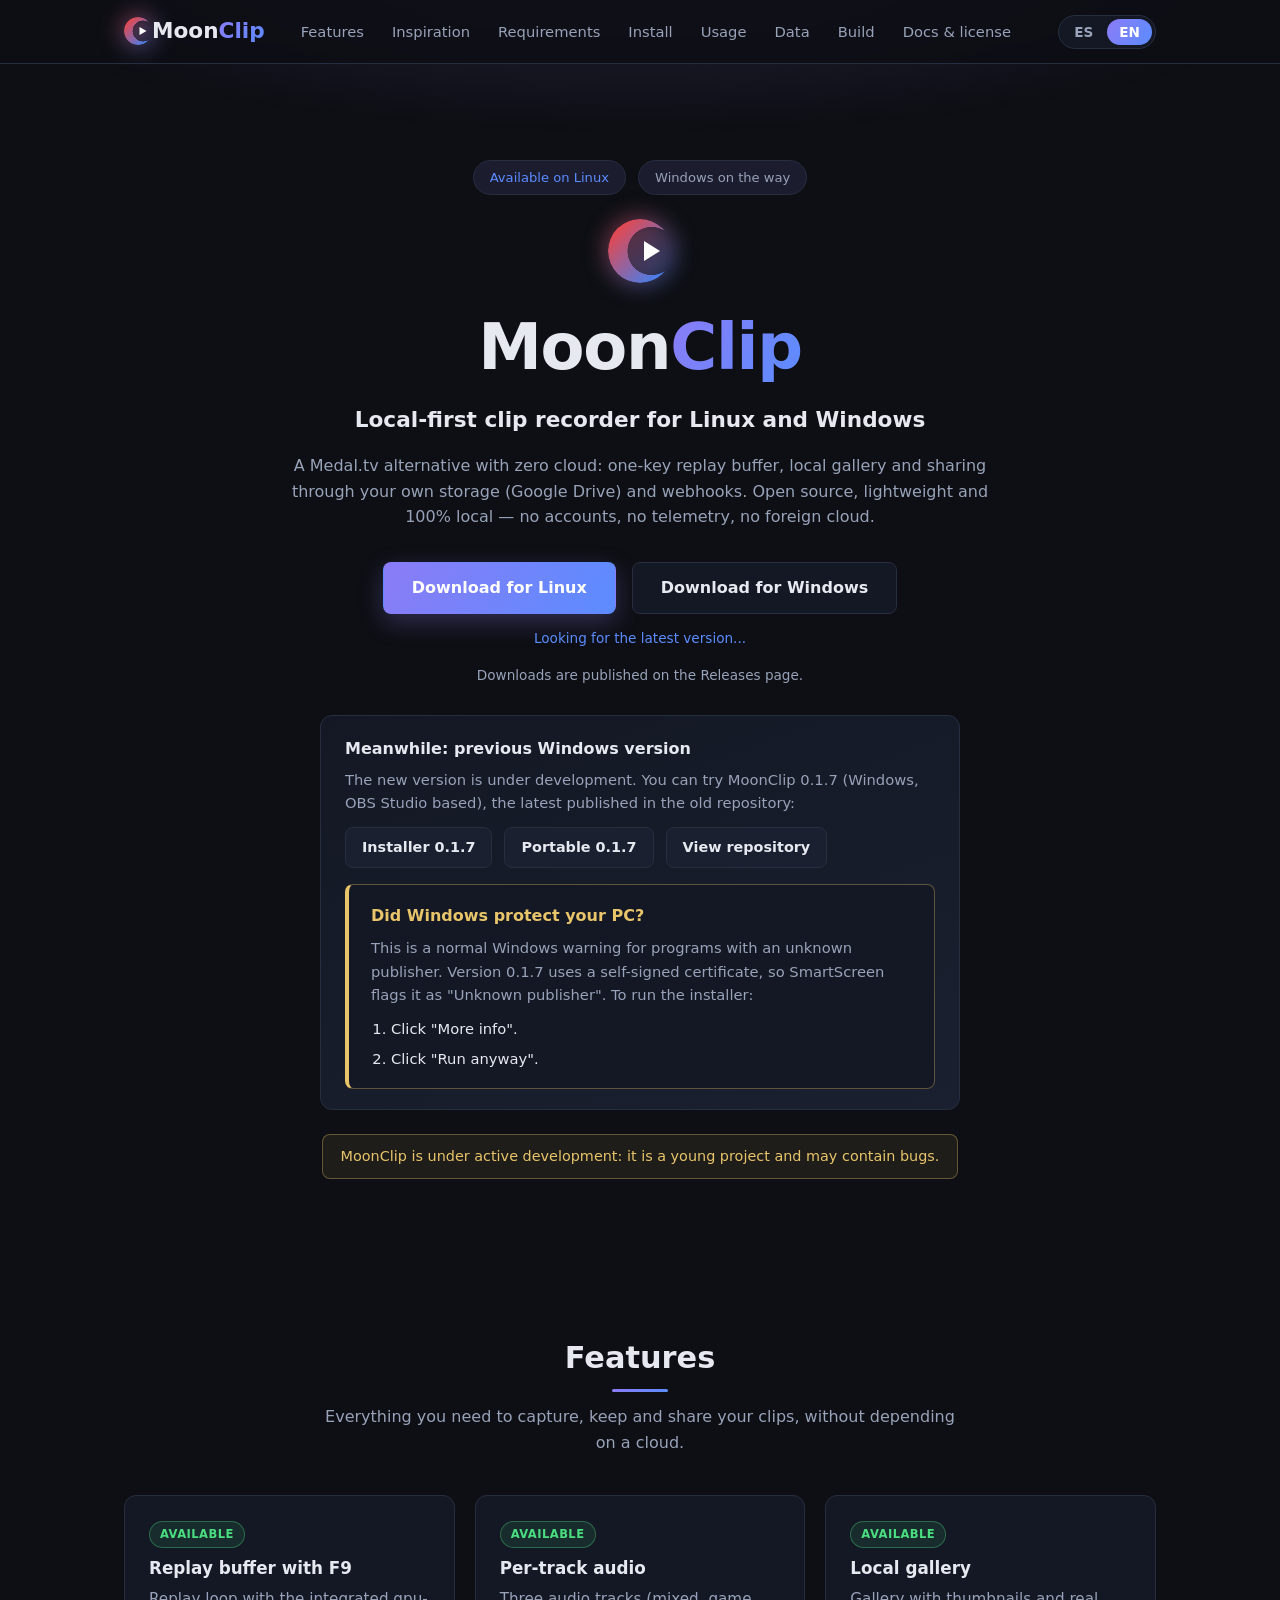
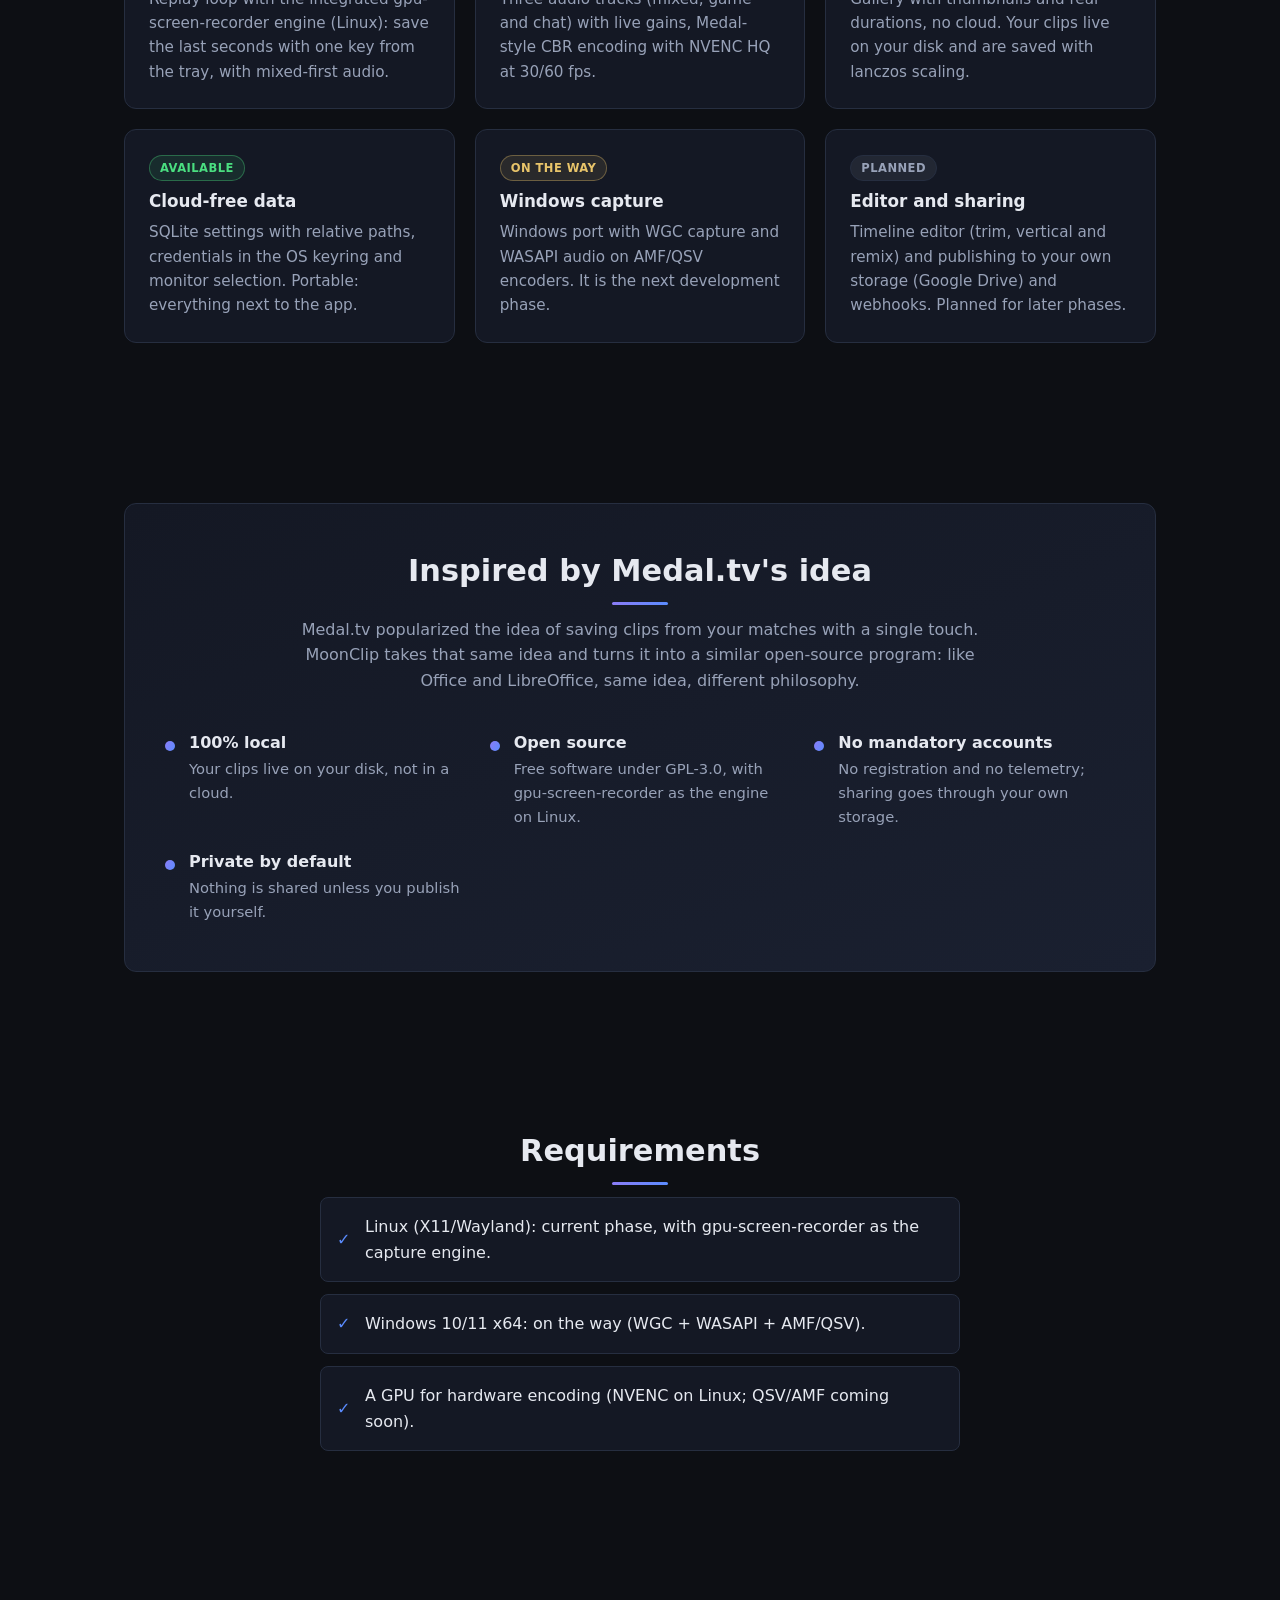
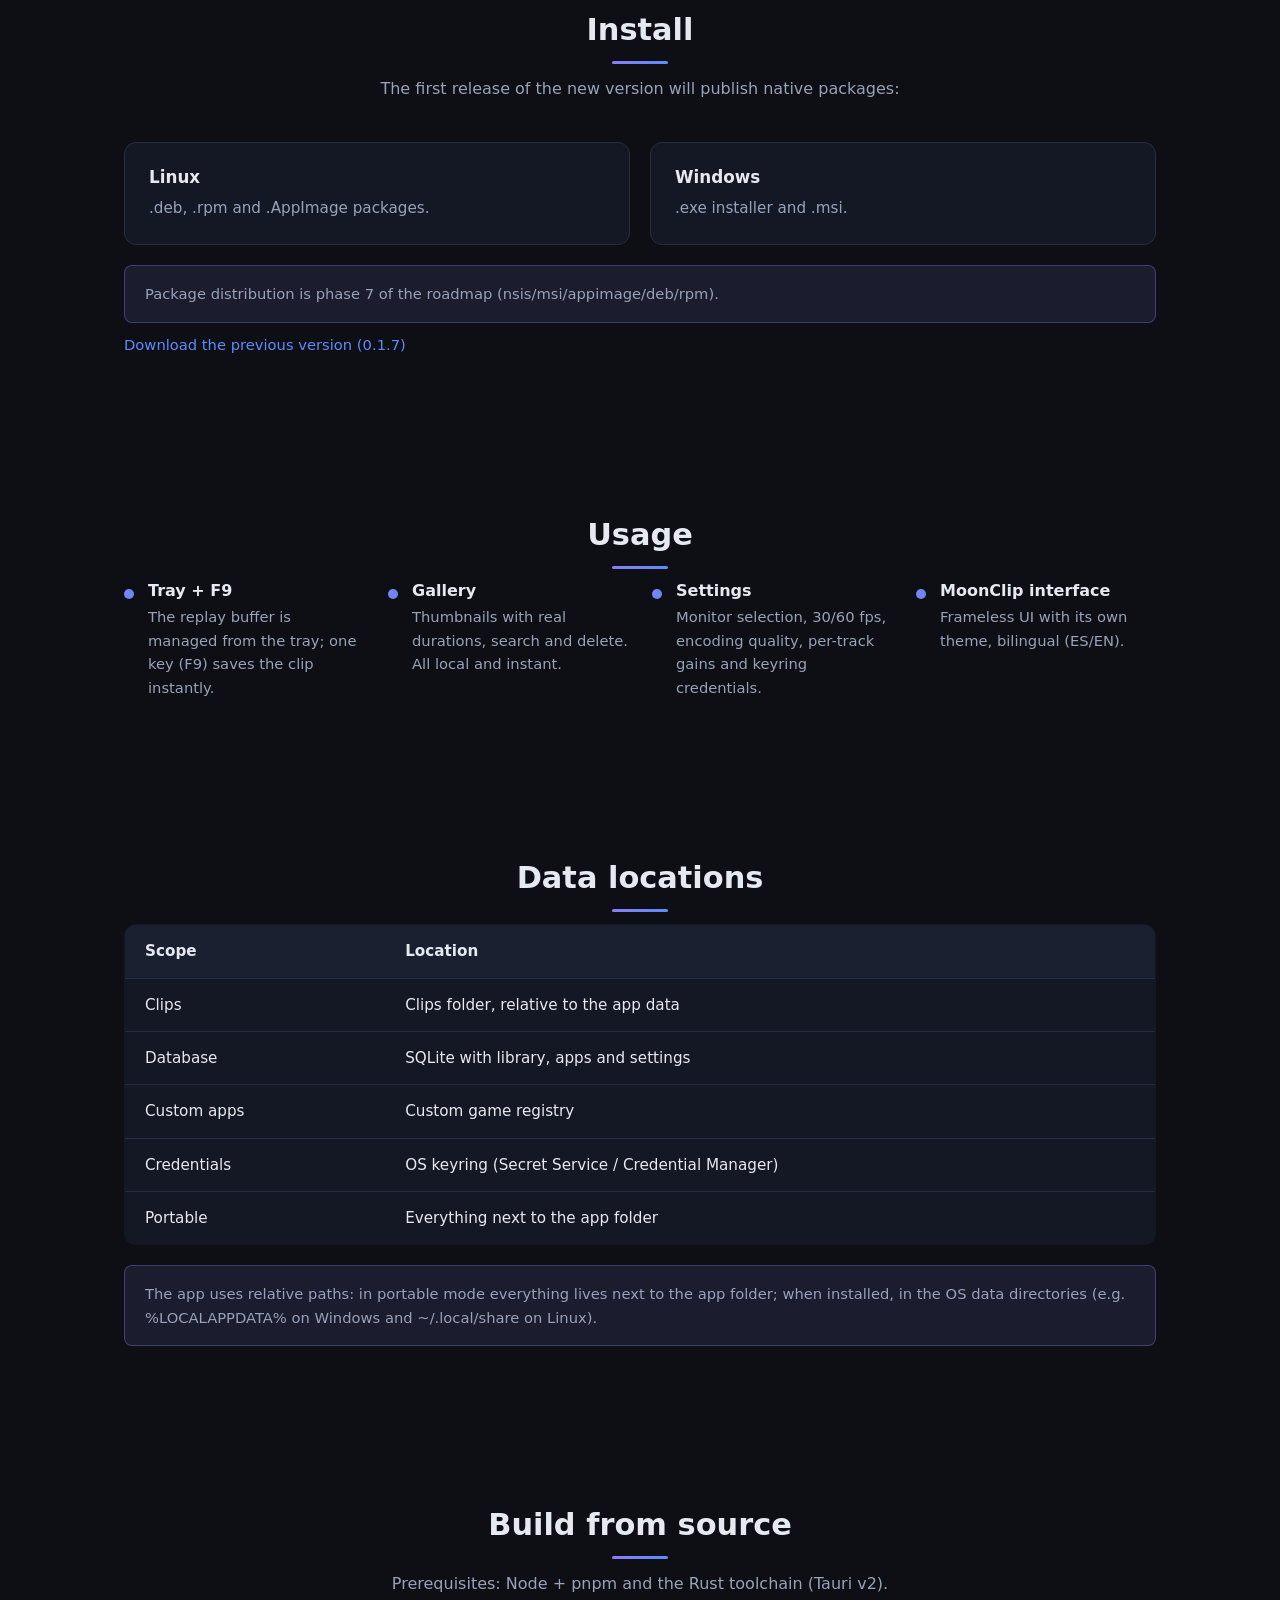
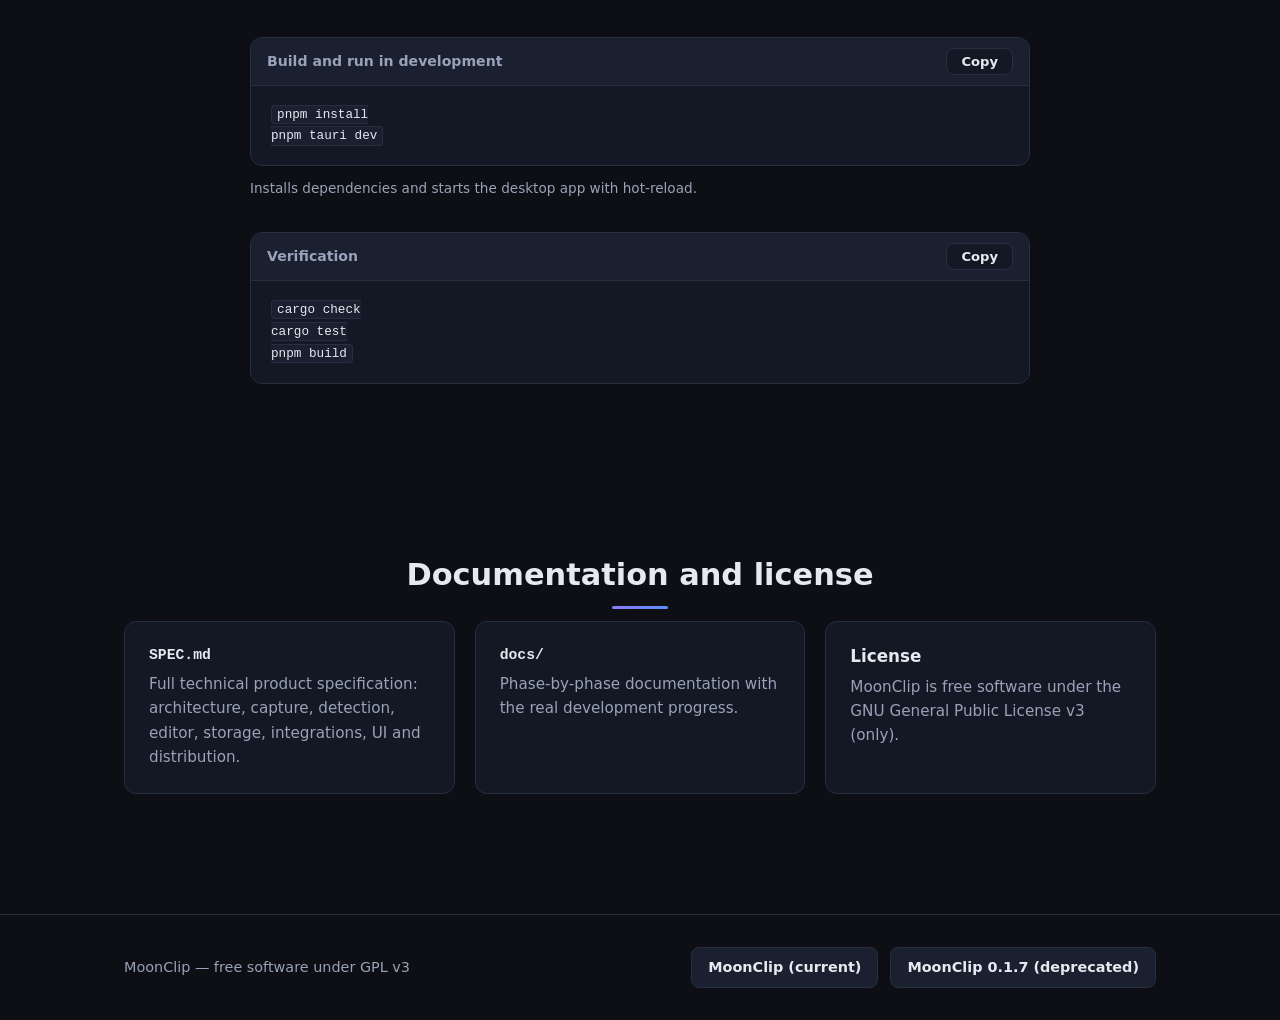
<file: index.html>
<!DOCTYPE html>
<html lang="es">
<head>
  <meta charset="UTF-8">
  <meta name="viewport" content="width=device-width, initial-scale=1.0">
  <title data-i18n="meta.title">MoonClip — Grabador de clips local-first para Linux y Windows</title>
  <meta name="description" data-i18n="meta.description" content="MoonClip es un grabador de clips local-first para Linux y Windows. Alternativa estilo Medal.tv sin nube: replay buffer, editor ligero y compartir con tu propio almacenamiento. Código abierto y 100% local.">
  <meta name="theme-color" content="#0d0f14">
  <link rel="canonical" href="https://moonclip.souriscg.dev/">
  <meta property="og:type" content="website">
  <meta property="og:url" content="https://moonclip.souriscg.dev/">
  <meta property="og:site_name" content="MoonClip">
  <meta property="og:title" content="MoonClip — Grabador de clips local-first para Linux y Windows">
  <meta property="og:description" content="Grabador de clips local-first para Linux y Windows. Alternativa estilo Medal.tv sin nube: replay buffer, editor ligero y compartir con tu propio almacenamiento. Código abierto y 100% local.">
  <meta property="og:image" content="https://moonclip.souriscg.dev/assets/images/favicon.png">
  <meta name="twitter:card" content="summary">
  <meta name="twitter:title" content="MoonClip — Grabador de clips local-first para Linux y Windows">
  <meta name="twitter:description" content="Grabador de clips local-first para Linux y Windows. 100% local, sin cuentas, sin nube, sin telemetría.">
  <meta name="twitter:image" content="https://moonclip.souriscg.dev/assets/images/favicon.png">
  <link rel="stylesheet" href="assets/css/main.css">
  <link rel="stylesheet" href="assets/css/components.css">
  <link rel="stylesheet" href="assets/css/responsive.css">
  <link rel="icon" type="image/x-icon" href="assets/images/favicon.ico">
  <link rel="apple-touch-icon" href="assets/images/favicon.png">
  <link rel="preconnect" href="https://api.github.com" crossorigin>
  <link rel="preconnect" href="https://github.com">
</head>
<body>

  <!-- ============ NAVBAR ============ -->
  <header class="navbar">
    <div class="container navbar-inner">
      <a href="#hero" class="navbar-brand">
        <span class="logo" aria-hidden="true">
          <span class="logo-play"></span>
        </span>
        Moon<span class="brand-accent">Clip</span>
      </a>
      <nav class="navbar-links" id="navbar-links" aria-label="Menú">
        <a href="#features" data-i18n="nav.features">Características</a>
        <a href="#inspiration" data-i18n="nav.inspiration">Inspiración</a>
        <a href="#requirements" data-i18n="nav.requirements">Requisitos</a>
        <a href="#install" data-i18n="nav.install">Instalación</a>
        <a href="#usage" data-i18n="nav.usage">Uso</a>
        <a href="#data" data-i18n="nav.data">Datos</a>
        <a href="#build" data-i18n="nav.build">Compilar</a>
        <a href="#docs" data-i18n="nav.docs">Docs y licencia</a>
      </nav>
      <div class="lang-switch" role="group" data-i18n-aria="lang.switch" aria-label="Idioma">
        <button class="lang-btn" data-lang="es" data-i18n-aria="lang.es" aria-label="Español">ES</button>
        <button class="lang-btn" data-lang="en" data-i18n-aria="lang.en" aria-label="English">EN</button>
      </div>
    </div>
  </header>

  <main>

    <!-- ============ HERO ============ -->
    <section id="hero" class="hero">
      <div class="container hero-inner">
        <div class="hero-badges">
          <span class="hero-badge" data-i18n="hero.badge">Disponible en Linux</span>
          <span class="hero-badge" data-i18n="hero.linux-note">Windows en camino</span>
        </div>
        <span class="logo logo-lg hero-logo" id="hero-logo" aria-hidden="true">
          <span class="logo-play"></span>
        </span>
        <h1 class="hero-title">Moon<span class="brand-accent">Clip</span></h1>
        <p class="hero-tagline" data-i18n="hero.tagline">Grabador de clips local-first para Linux y Windows</p>
        <p class="hero-description" data-i18n="hero.description">Alternativa a Medal.tv sin nube: replay buffer con una tecla, galería local y compartir con tu propio almacenamiento (Google Drive) y webhooks. Código abierto, ligero y 100% local — sin cuentas, sin telemetría, sin nube ajena.</p>
        <div class="hero-actions">
          <a class="btn btn-primary" id="btn-installer" href="https://github.com/SourisCG/Moonclip/releases" target="_blank" rel="noopener" data-i18n="hero.installer">Descargar para Linux</a>
          <a class="btn btn-secondary" id="btn-portable" href="https://github.com/SourisCG/Moonclip/releases" target="_blank" rel="noopener" data-i18n="hero.portable">Descargar para Windows</a>
        </div>
        <p class="hero-download-status" id="download-status" data-i18n="hero.download.checking" hidden>Buscando la última versión...</p>
        <p class="hero-note" data-i18n="hero.releases">Las descargas se publican en la página de Releases.</p>

        <div class="deprecated-note">
          <p class="deprecated-title" data-i18n="deprecated.title">Mientras tanto: versión anterior de Windows</p>
          <p class="deprecated-text" data-i18n="deprecated.text">La nueva versión está en desarrollo. Puedes probar MoonClip 0.1.7 (Windows, basada en OBS Studio), la última publicada en el repositorio antiguo:</p>
          <div class="deprecated-actions">
            <a class="btn-deprecated" href="https://github.com/SourisCG/MoonClip-Deprecated/releases/download/0.1.7/MoonLit-0.1.7-Setup.exe" target="_blank" rel="noopener" data-i18n="deprecated.setup">Instalador 0.1.7</a>
            <a class="btn-deprecated" href="https://github.com/SourisCG/MoonClip-Deprecated/releases/download/0.1.7/MoonLit-0.1.7-x64.zip" target="_blank" rel="noopener" data-i18n="deprecated.portable">Portable 0.1.7</a>
            <a class="btn-deprecated" href="https://github.com/SourisCG/MoonClip-Deprecated" target="_blank" rel="noopener" data-i18n="deprecated.repo">Ver repositorio</a>
          </div>
          <div class="smartscreen-note">
            <p class="smartscreen-title" data-i18n="deprecated.smartscreen.title">¿Windows protegió su PC?</p>
            <p class="smartscreen-text" data-i18n="deprecated.smartscreen.text">Es un aviso normal de Windows con programas de publicador desconocido. La 0.1.7 usa un certificado autofirmado, por eso SmartScreen lo marca como "Publicador desconocido". Para ejecutar el instalador:</p>
            <ol class="smartscreen-steps">
              <li data-i18n="deprecated.smartscreen.step1">Haz clic en "Más información".</li>
              <li data-i18n="deprecated.smartscreen.step2">Haz clic en "Ejecutar de todas formas".</li>
            </ol>
          </div>
        </div>

        <p class="wip-note" data-i18n="hero.wip">MoonClip está en desarrollo activo: es un proyecto joven y puede contener errores.</p>
      </div>
    </section>

    <!-- ============ CARACTERÍSTICAS ============ -->
    <section id="features" class="section">
      <div class="container">
        <h2 class="section-title" data-i18n="features.title">Características</h2>
        <p class="section-subtitle" data-i18n="features.subtitle">Lo esencial para capturar, conservar y compartir tus clips, sin depender de una nube.</p>
        <div class="cards-grid">
          <article class="card">
            <span class="status-badge status-available" data-i18n="features.status.available">Disponible</span>
            <h3 class="card-title" data-i18n="features.buffer.title">Replay buffer con F9</h3>
            <p class="card-text" data-i18n="features.buffer.text">Bucle de repetición con gpu-screen-recorder integrado (Linux): guarda los últimos segundos con una tecla desde la bandeja, con el audio mixto primero.</p>
          </article>
          <article class="card">
            <span class="status-badge status-available" data-i18n="features.status.available">Disponible</span>
            <h3 class="card-title" data-i18n="features.audio.title">Audio por pistas</h3>
            <p class="card-text" data-i18n="features.audio.text">Tres pistas de audio (mixto, juego y chat) con ganancias en vivo, codificación CBR estilo Medal con NVENC HQ y 30/60 fps.</p>
          </article>
          <article class="card">
            <span class="status-badge status-available" data-i18n="features.status.available">Disponible</span>
            <h3 class="card-title" data-i18n="features.gallery.title">Galería local</h3>
            <p class="card-text" data-i18n="features.gallery.text">Galería con miniaturas y duraciones reales, sin nube. Tus clips viven en tu disco y se guardan con escalado lanczos.</p>
          </article>
          <article class="card">
            <span class="status-badge status-available" data-i18n="features.status.available">Disponible</span>
            <h3 class="card-title" data-i18n="features.privacy.title">Datos sin nube</h3>
            <p class="card-text" data-i18n="features.privacy.text">Ajustes en SQLite con rutas relativas, credenciales en el keyring del sistema y selección de monitor. Portable: todo junto a la aplicación.</p>
          </article>
          <article class="card">
            <span class="status-badge status-wip" data-i18n="features.status.wip">En camino</span>
            <h3 class="card-title" data-i18n="features.windows.title">Captura en Windows</h3>
            <p class="card-text" data-i18n="features.windows.text">Puerto de Windows con captura WGC y audio WASAPI sobre los encoders AMF/QSV. Es la próxima fase del desarrollo.</p>
          </article>
          <article class="card">
            <span class="status-badge status-planned" data-i18n="features.status.planned">Planeado</span>
            <h3 class="card-title" data-i18n="features.editor.title">Editor y compartir</h3>
            <p class="card-text" data-i18n="features.editor.text">Editor de timeline (recortar, vertical y remix) y publicación a tu propio almacenamiento (Google Drive) y webhooks. Previsto en las siguientes fases.</p>
          </article>
        </div>
      </div>
    </section>

    <!-- ============ INSPIRACIÓN ============ -->
    <section id="inspiration" class="section">
      <div class="container">
        <div class="panel">
          <h2 class="section-title" data-i18n="inspiration.title">Inspirado en la idea de Medal.tv</h2>
          <p class="panel-text" data-i18n="inspiration.text">Medal.tv popularizó la idea de guardar clips de tus partidas con un solo toque. MoonClip toma esa misma idea y la convierte en un programa similar de código abierto: como Office y LibreOffice, misma idea, filosofía distinta.</p>
          <div class="mini-grid">
            <div class="mini-item">
              <span class="mini-dot"></span>
              <div>
                <h3 class="mini-title" data-i18n="inspiration.local.title">100% local</h3>
                <p class="mini-text" data-i18n="inspiration.local.text">Tus clips viven en tu disco, no en una nube.</p>
              </div>
            </div>
            <div class="mini-item">
              <span class="mini-dot"></span>
              <div>
                <h3 class="mini-title" data-i18n="inspiration.opensource.title">Código abierto</h3>
                <p class="mini-text" data-i18n="inspiration.opensource.text">Software libre bajo GPL-3.0, con gpu-screen-recorder como motor en Linux.</p>
              </div>
            </div>
            <div class="mini-item">
              <span class="mini-dot"></span>
              <div>
                <h3 class="mini-title" data-i18n="inspiration.nocloud.title">Sin cuentas obligatorias</h3>
                <p class="mini-text" data-i18n="inspiration.nocloud.text">Sin registro ni telemetría; el compartir pasa por tu propio almacenamiento.</p>
              </div>
            </div>
            <div class="mini-item">
              <span class="mini-dot"></span>
              <div>
                <h3 class="mini-title" data-i18n="inspiration.private.title">Privado por defecto</h3>
                <p class="mini-text" data-i18n="inspiration.private.text">Nada se comparte salvo que tú lo publiques a mano.</p>
              </div>
            </div>
          </div>
        </div>
      </div>
    </section>

    <!-- ============ REQUISITOS ============ -->
    <section id="requirements" class="section">
      <div class="container">
        <h2 class="section-title" data-i18n="requirements.title">Requisitos</h2>
        <ul class="checklist">
          <li data-i18n="requirements.item1">Linux (X11/Wayland): fase actual, con gpu-screen-recorder como motor de captura.</li>
          <li data-i18n="requirements.item2">Windows 10/11 x64: en camino (WGC + WASAPI + AMF/QSV).</li>
          <li data-i18n="requirements.item3">GPU compatible para codificación por hardware (NVENC sobre Linux; QSV/AMF próximamente).</li>
        </ul>
      </div>
    </section>

    <!-- ============ INSTALACIÓN ============ -->
    <section id="install" class="section">
      <div class="container">
        <h2 class="section-title" data-i18n="install.title">Instalación</h2>
        <p class="section-subtitle" data-i18n="install.subtitle">La primera release de la nueva versión publicará paquetes nativos:</p>
        <div class="cards-grid">
          <article class="card">
            <h3 class="card-title" data-i18n="install.linux.title">Linux</h3>
            <p class="card-text" data-i18n="install.linux.text">Paquetes .deb, .rpm y .AppImage.</p>
          </article>
          <article class="card">
            <h3 class="card-title" data-i18n="install.windows.title">Windows</h3>
            <p class="card-text" data-i18n="install.windows.text">Instalador .exe y .msi.</p>
          </article>
        </div>
        <div class="note-box" data-i18n="install.packaging">La distribución de paquetes es la fase 7 del roadmap (nsis/msi/appimage/deb/rpm).</div>
        <p class="note-box-link"><a href="#hero" data-i18n="install.deprecated.link">Descargar la versión anterior (0.1.7)</a></p>
      </div>
    </section>

    <!-- ============ USO ============ -->
    <section id="usage" class="section">
      <div class="container">
        <h2 class="section-title" data-i18n="usage.title">Uso</h2>
        <div class="mini-grid">
          <div class="mini-item">
            <span class="mini-dot"></span>
            <div>
              <h3 class="mini-title" data-i18n="usage.tray.title">Bandeja + F9</h3>
              <p class="mini-text" data-i18n="usage.tray.text">El replay buffer se maneja desde la bandeja; una tecla (F9) guarda el clip al instante.</p>
            </div>
          </div>
          <div class="mini-item">
            <span class="mini-dot"></span>
            <div>
              <h3 class="mini-title" data-i18n="usage.gallery.title">Galería</h3>
              <p class="mini-text" data-i18n="usage.gallery.text">Miniaturas con duración real, búsqueda y borrado. Todo local y al instante.</p>
            </div>
          </div>
          <div class="mini-item">
            <span class="mini-dot"></span>
            <div>
              <h3 class="mini-title" data-i18n="usage.settings.title">Ajustes</h3>
              <p class="mini-text" data-i18n="usage.settings.text">Selección de monitor, 30/60 fps, calidad de codificación, ganancias por pista y credenciales en el keyring.</p>
            </div>
          </div>
          <div class="mini-item">
            <span class="mini-dot"></span>
            <div>
              <h3 class="mini-title" data-i18n="usage.ui.title">Interfaz MoonClip</h3>
              <p class="mini-text" data-i18n="usage.ui.text">UI frameless con tema propio y bilingüe (ES/EN).</p>
            </div>
          </div>
        </div>
      </div>
    </section>

    <!-- ============ UBICACIÓN DE DATOS ============ -->
    <section id="data" class="section">
      <div class="container">
        <h2 class="section-title" data-i18n="data.title">Ubicación de datos</h2>
        <div class="table-wrap">
          <table class="data-table">
            <thead>
              <tr>
                <th data-i18n="data.scope">Ámbito</th>
                <th data-i18n="data.location">Ubicación</th>
              </tr>
            </thead>
            <tbody>
              <tr>
                <td data-i18n="data.clips">Clips</td>
                <td data-i18n="data.clips.loc">Carpeta de clips, relativa a los datos de la app</td>
              </tr>
              <tr>
                <td data-i18n="data.db">Base de datos</td>
                <td data-i18n="data.db.loc">SQLite con biblioteca, apps y ajustes</td>
              </tr>
              <tr>
                <td data-i18n="data.custom">Apps personalizadas</td>
                <td data-i18n="data.custom.loc">Registro de juegos personalizados</td>
              </tr>
              <tr>
                <td data-i18n="data.credentials">Credenciales</td>
                <td data-i18n="data.credentials.loc">Keyring del sistema (Secret Service / Credential Manager)</td>
              </tr>
              <tr>
                <td data-i18n="data.portable">Portable</td>
                <td data-i18n="data.portable.loc">Todo junto a la carpeta de la app</td>
              </tr>
            </tbody>
          </table>
        </div>
        <div class="note-box" data-i18n="data.note">La app usa rutas relativas: en modo portable todo vive junto a la carpeta de la app; en modo instalado, en los directorios de datos del sistema (por ejemplo %LOCALAPPDATA% en Windows y ~/.local/share en Linux).</div>
      </div>
    </section>

    <!-- ============ COMPILAR DESDE FUENTE ============ -->
    <section id="build" class="section">
      <div class="container">
        <h2 class="section-title" data-i18n="build.title">Compilar desde fuente</h2>
        <p class="section-subtitle" data-i18n="build.subtitle">Prerrequisitos: Node + pnpm y toolchain de Rust (Tauri v2).</p>

        <div class="code-block">
          <div class="code-header">
            <span class="code-label" data-i18n="build.app.label">Compilar y ejecutar en desarrollo</span>
            <button class="copy-btn" type="button" data-copy-target="#code-app" data-i18n="build.copy">Copiar</button>
          </div>
          <pre id="code-app"><code>pnpm install
pnpm tauri dev</code></pre>
        </div>
        <p class="code-hint" data-i18n="build.app.run">Instala dependencias y arranca la app de escritorio con hot-reload.</p>

        <div class="code-block">
          <div class="code-header">
            <span class="code-label" data-i18n="build.tests.label">Verificación</span>
            <button class="copy-btn" type="button" data-copy-target="#code-tests" data-i18n="build.copy">Copiar</button>
          </div>
          <pre id="code-tests"><code>cargo check
cargo test
pnpm build</code></pre>
        </div>
      </div>
    </section>

    <!-- ============ DOCS Y LICENCIA ============ -->
    <section id="docs" class="section">
      <div class="container">
        <h2 class="section-title" data-i18n="docs.title">Documentación y licencia</h2>
        <div class="cards-grid">
          <a class="card card-link" href="https://github.com/SourisCG/Moonclip/blob/main/SPEC.md" target="_blank" rel="noopener">
            <h3 class="card-title card-mono" data-i18n="docs.spec">SPEC.md</h3>
            <p class="card-text" data-i18n="docs.spec.text">Especificación técnica completa del producto: arquitectura, captura, detección, editor, almacenamiento, integraciones, UI y distribución.</p>
          </a>
          <a class="card card-link" href="https://github.com/SourisCG/Moonclip/tree/main/docs" target="_blank" rel="noopener">
            <h3 class="card-title card-mono" data-i18n="docs.docs">docs/</h3>
            <p class="card-text" data-i18n="docs.docs.text">Documentación por fases con el progreso real del desarrollo.</p>
          </a>
          <div class="card">
            <h3 class="card-title" data-i18n="docs.license.title">Licencia</h3>
            <p class="card-text" data-i18n="docs.license.text">MoonClip es software libre bajo la GNU General Public License v3 (solo) porque su motor de captura en Linux, gpu-screen-recorder, es GPL-3.0-only.</p>
          </div>
        </div>
      </div>
    </section>

  </main>

  <!-- ============ FOOTER ============ -->
  <footer class="footer">
    <div class="container footer-inner">
      <span data-i18n="footer.text">MoonClip — software libre bajo GPL v3</span>
      <div class="repo-links">
        <a class="btn-deprecated" href="https://github.com/SourisCG/Moonclip" target="_blank" rel="noopener" data-i18n="footer.repo.new">MoonClip (actual)</a>
        <a class="btn-deprecated" href="https://github.com/SourisCG/MoonClip-Deprecated" target="_blank" rel="noopener" data-i18n="footer.repo.old">MoonClip 0.1.7 (deprecated)</a>
      </div>
    </div>
  </footer>

  <script src="assets/js/i18n.js" defer></script>
  <script src="assets/js/main.js" defer></script>
</body>
</html>
</file>
<file: assets/css/main.css>
/* ============================================================
   main.css — variables, reset y estilos base
   Para cambiar colores, edita las variables de :root abajo.
   ============================================================ */

:root {
  /* Colores */
  --bg: #0d0f14;
  --surface: #141824;
  --surface-2: #1a2030;
  --border: #262e40;
  --text: #e6e9f0;
  --text-muted: #98a2b8;
  --accent: #8b7cf6;
  --accent-2: #5b8cff;
  --accent-soft: rgba(139, 124, 246, 0.12);

  /* Tipografía */
  --font-sans: system-ui, -apple-system, "Segoe UI", Roboto, "Helvetica Neue", Arial, sans-serif;
  --font-mono: ui-monospace, SFMono-Regular, "Cascadia Mono", Consolas, "Liberation Mono", monospace;

  /* Medidas */
  --radius: 12px;
  --radius-sm: 8px;
  --navbar-h: 64px;
  --max-width: 1080px;
  --section-pad: 80px;
}

/* --- Reset básico --- */
* {
  box-sizing: border-box;
  margin: 0;
  padding: 0;
}

html {
  scroll-behavior: smooth;
}

/* --- Base --- */
body {
  background: var(--bg);
  color: var(--text);
  font-family: var(--font-sans);
  font-size: 16px;
  line-height: 1.6;
  -webkit-font-smoothing: antialiased;
}

/* Resplandor sutil en la parte superior de la página */
body::before {
  content: "";
  position: fixed;
  inset: 0 0 auto 0;
  height: 420px;
  background: radial-gradient(ellipse 80% 60% at 50% -10%, rgba(139, 124, 246, 0.16), transparent 70%);
  pointer-events: none;
  z-index: -1;
}

h1, h2, h3 {
  line-height: 1.25;
  font-weight: 700;
}

h1 { font-size: 3rem; }
h2 { font-size: 1.9rem; }
h3 { font-size: 1.05rem; }

a {
  color: var(--accent-2);
  text-decoration: none;
}

a:hover {
  text-decoration: underline;
}

code {
  font-family: var(--font-mono);
  font-size: 0.9em;
  background: var(--surface-2);
  border: 1px solid var(--border);
  border-radius: 4px;
  padding: 0.1em 0.4em;
}

/* --- Utilidades --- */
.container {
  max-width: var(--max-width);
  margin: 0 auto;
  padding: 0 24px;
}

/* Anillo de foco visible para navegación con teclado */
:focus-visible {
  outline: 2px solid var(--accent-2);
  outline-offset: 2px;
  border-radius: 4px;
}

/* Respeta la preferencia de reducir animaciones */
@media (prefers-reduced-motion: reduce) {
  html {
    scroll-behavior: auto;
  }
  *,
  *::before,
  *::after {
    animation: none !important;
    transition: none !important;
  }
}

.brand-accent {
  background: linear-gradient(120deg, var(--accent), var(--accent-2));
  -webkit-background-clip: text;
  background-clip: text;
  color: transparent;
}
</file>
<file: assets/css/components.css>
/* ============================================================
   components.css — navbar, hero, cards, tablas, código, footer
   Cada bloque está marcado con un comentario para encontrarlo.
   ============================================================ */

/* ============ NAVBAR ============ */
.navbar {
  position: sticky;
  top: 0;
  z-index: 100;
  height: var(--navbar-h);
  background: rgba(13, 15, 20, 0.85);
  backdrop-filter: blur(10px);
  border-bottom: 1px solid var(--border);
}

.navbar-inner {
  height: 100%;
  display: flex;
  align-items: center;
  gap: 24px;
}

.navbar-brand {
  font-size: 1.35rem;
  font-weight: 800;
  color: var(--text);
  white-space: nowrap;
  display: flex;
  align-items: center;
  gap: 0;
}

/* ============ LOGO (luna + play, rojo y azul) ============ */
.logo {
  position: relative;
  display: inline-block;
  width: 28px;
  height: 28px;
  border-radius: 50%;
  flex-shrink: 0;
}

/* La luna creciente con gradiente rojo -> azul */
.logo::before {
  content: "";
  position: absolute;
  inset: 0;
  border-radius: 50%;
  background: linear-gradient(135deg, #ef4444 10%, #3b82f6 90%);
  -webkit-mask: radial-gradient(circle at 68% 50%, transparent 44%, #000 45%);
  mask: radial-gradient(circle at 68% 50%, transparent 44%, #000 45%);
}

/* Resplandor rojo/azul con pulso suave */
.logo::after {
  content: "";
  position: absolute;
  inset: -5px;
  border-radius: 50%;
  background: linear-gradient(135deg, rgba(239, 68, 68, 0.45), rgba(59, 130, 246, 0.45));
  filter: blur(10px);
  z-index: -1;
  animation: logo-pulse 3.5s ease-in-out infinite;
}

/* Triángulo de play blanco dentro del hueco de la luna */
.logo-play {
  position: absolute;
  left: 68%;
  top: 50%;
  transform: translate(-50%, -50%);
  width: 0;
  height: 0;
  border-top: 4.5px solid transparent;
  border-bottom: 4.5px solid transparent;
  border-left: 7px solid #fff;
  transition: transform 0.2s ease;
}

@keyframes logo-pulse {
  0%, 100% { opacity: 0.5; }
  50% { opacity: 1; }
}

/* Logo grande del hero */
.hero-logo {
  transition: transform 0.2s ease;
  will-change: transform;
}

.logo-lg {
  width: 64px;
  height: 64px;
  margin-bottom: 16px;
}

.logo-lg .logo-play {
  border-top-width: 10px;
  border-bottom-width: 10px;
  border-left-width: 16px;
  transition: transform 0.2s ease;
}

/* Al pasar el ratón, el play se desliza un poco hacia la derecha */
.navbar-brand:hover .logo-play,
.hero-logo:hover .logo-play {
  transform: translate(-50%, -50%) translateX(2px);
}

.navbar-links {
  display: flex;
  gap: 4px;
  overflow-x: auto;
  scrollbar-width: none;
  flex: 1;
}

.navbar-links::-webkit-scrollbar {
  display: none;
}

.navbar-links a {
  color: var(--text-muted);
  font-size: 0.92rem;
  padding: 8px 12px;
  border-radius: var(--radius-sm);
  white-space: nowrap;
}

.navbar-links a:hover {
  color: var(--text);
  background: var(--accent-soft);
  text-decoration: none;
}

.navbar-links a.is-active {
  color: var(--accent-2);
}

/* --- Selector de idioma --- */
.lang-switch {
  display: flex;
  gap: 2px;
  background: var(--surface);
  border: 1px solid var(--border);
  border-radius: 999px;
  padding: 3px;
  flex-shrink: 0;
}

.lang-btn {
  border: none;
  background: transparent;
  color: var(--text-muted);
  font-family: inherit;
  font-size: 0.85rem;
  font-weight: 600;
  padding: 5px 12px;
  border-radius: 999px;
  cursor: pointer;
  transition: background 0.15s, color 0.15s;
}

.lang-btn:hover {
  color: var(--text);
}

.lang-btn.is-active {
  background: linear-gradient(120deg, var(--accent), var(--accent-2));
  color: #fff;
}

/* ============ HERO ============ */
.hero {
  padding: 96px 0 80px;
  text-align: center;
}

.hero-badges {
  display: flex;
  justify-content: center;
  flex-wrap: wrap;
  gap: 12px;
  margin-bottom: 24px;
}

.hero-badge {
  display: inline-block;
  font-size: 0.82rem;
  color: var(--accent-2);
  background: var(--accent-soft);
  border: 1px solid var(--border);
  border-radius: 999px;
  padding: 6px 16px;
  margin-bottom: 0;
}

.hero-badge:last-child {
  color: var(--text-muted);
}

.hero-title {
  font-size: 4rem;
  letter-spacing: -0.02em;
  margin-bottom: 16px;
}

.hero-tagline {
  font-size: 1.35rem;
  color: var(--text);
  font-weight: 600;
  margin-bottom: 16px;
}

.hero-description {
  max-width: 720px;
  margin: 0 auto 32px;
  color: var(--text-muted);
}

.hero-actions {
  display: flex;
  justify-content: center;
  gap: 16px;
  flex-wrap: wrap;
}

.hero-note {
  margin-top: 16px;
  font-size: 0.85rem;
  color: var(--text-muted);
}

/* Aviso de proyecto en desarrollo */
.wip-note {
  display: inline-block;
  margin-top: 24px;
  font-size: 0.9rem;
  color: #e8c46a;
  background: rgba(232, 196, 106, 0.08);
  border: 1px solid rgba(232, 196, 106, 0.35);
  border-radius: var(--radius-sm);
  padding: 10px 18px;
}

/* Versión anterior (deprecated) en el hero */
.deprecated-note {
  max-width: 640px;
  margin: 28px auto 0;
  text-align: left;
  background: linear-gradient(160deg, var(--surface), var(--surface-2));
  border: 1px solid var(--border);
  border-radius: var(--radius);
  padding: 20px 24px;
}

.deprecated-note .smartscreen-note {
  margin-top: 16px;
  max-width: none;
}

.deprecated-title {
  font-size: 1rem;
  font-weight: 700;
  margin-bottom: 6px;
}

.deprecated-text {
  font-size: 0.92rem;
  color: var(--text-muted);
  margin-bottom: 12px;
}

.deprecated-actions {
  display: flex;
  gap: 12px;
  flex-wrap: wrap;
  margin-bottom: 4px;
}

.btn-deprecated {
  display: inline-block;
  font-size: 0.9rem;
  font-weight: 600;
  padding: 8px 16px;
  border-radius: var(--radius-sm);
  border: 1px solid var(--border);
  background: var(--surface-2);
  color: var(--text);
  transition: transform 0.15s, border-color 0.15s;
}

.btn-deprecated:hover {
  border-color: rgba(139, 124, 246, 0.5);
  transform: translateY(-2px);
  text-decoration: none;
}

/* Enlaces a ambos repositorios en el footer */
.repo-links {
  display: flex;
  gap: 12px;
  flex-wrap: wrap;
}

/* Insignias de estado de características */
.status-badge {
  display: inline-block;
  font-size: 0.72rem;
  font-weight: 700;
  text-transform: uppercase;
  letter-spacing: 0.04em;
  padding: 3px 10px;
  border-radius: 999px;
  margin-bottom: 10px;
}

.status-available {
  color: #4ade80;
  background: rgba(74, 222, 128, 0.1);
  border: 1px solid rgba(74, 222, 128, 0.35);
}

.status-wip {
  color: #e8c46a;
  background: rgba(232, 196, 106, 0.1);
  border: 1px solid rgba(232, 196, 106, 0.35);
}

.status-planned {
  color: var(--text-muted);
  background: rgba(152, 162, 184, 0.1);
  border: 1px solid var(--border);
}

/* Aviso de SmartScreen "Windows protegió su PC" */
.smartscreen-note {
  max-width: 640px;
  margin: 28px auto 0;
  text-align: left;
  background: var(--surface);
  border: 1px solid rgba(232, 196, 106, 0.35);
  border-left: 4px solid #e8c46a;
  border-radius: var(--radius-sm);
  padding: 18px 22px;
}

.smartscreen-title {
  font-size: 1rem;
  font-weight: 700;
  color: #e8c46a;
  margin-bottom: 8px;
}

.smartscreen-text {
  font-size: 0.92rem;
  color: var(--text-muted);
  margin-bottom: 10px;
}

.smartscreen-steps {
  margin: 0;
  padding-left: 20px;
  display: grid;
  gap: 6px;
}

.smartscreen-steps li {
  font-size: 0.92rem;
  color: var(--text);
}

/* Estado de la descarga directa (última release) */
.hero-download-status {
  margin-top: 14px;
  font-size: 0.85rem;
  color: var(--accent-2);
}

.hero-download-status[hidden] {
  display: none;
}

/* ============ BOTONES ============ */
.btn {
  display: inline-block;
  font-family: inherit;
  font-size: 1rem;
  font-weight: 600;
  padding: 12px 28px;
  border-radius: var(--radius-sm);
  border: 1px solid var(--border);
  cursor: pointer;
  transition: transform 0.15s, box-shadow 0.15s, background 0.15s;
}

.btn:hover {
  transform: translateY(-2px);
  text-decoration: none;
}

.btn-primary {
  background: linear-gradient(120deg, var(--accent), var(--accent-2));
  color: #fff;
  border-color: transparent;
  box-shadow: 0 8px 24px rgba(139, 124, 246, 0.28);
}

.btn-secondary {
  background: var(--surface);
  color: var(--text);
}

.btn-secondary:hover {
  background: var(--surface-2);
}

/* ============ SECCIONES ============ */
.section {
  padding: var(--section-pad) 0;
  scroll-margin-top: var(--navbar-h);
}

.section-title {
  text-align: center;
  margin-bottom: 12px;
}

.section-title::after {
  content: "";
  display: block;
  width: 56px;
  height: 3px;
  margin: 12px auto 0;
  border-radius: 2px;
  background: linear-gradient(90deg, var(--accent), var(--accent-2));
}

.section-subtitle {
  text-align: center;
  color: var(--text-muted);
  max-width: 640px;
  margin: 0 auto 40px;
}

/* ============ TARJETAS ============ */
.cards-grid {
  display: grid;
  grid-template-columns: repeat(auto-fit, minmax(280px, 1fr));
  gap: 20px;
}

.card {
  background: var(--surface);
  border: 1px solid var(--border);
  border-radius: var(--radius);
  padding: 24px;
  transition: border-color 0.15s, transform 0.15s;
}

.card:hover {
  border-color: rgba(139, 124, 246, 0.5);
  transform: translateY(-2px);
}

.card-title {
  margin-bottom: 8px;
}

.card-mono {
  font-family: var(--font-mono);
  font-size: 0.92rem;
  word-break: break-all;
}

.card-text {
  color: var(--text-muted);
  font-size: 0.95rem;
}

.card-link {
  display: block;
  color: inherit;
}

/* ============ PANEL (inspiración) ============ */
.panel {
  background: linear-gradient(160deg, var(--surface), var(--surface-2));
  border: 1px solid var(--border);
  border-radius: var(--radius);
  padding: 48px 40px;
}

.panel-text {
  text-align: center;
  color: var(--text-muted);
  max-width: 720px;
  margin: 0 auto 40px;
}

/* ============ GRILLA PEQUEÑA (uso + inspiración) ============ */
.mini-grid {
  display: grid;
  grid-template-columns: repeat(auto-fit, minmax(240px, 1fr));
  gap: 24px;
}

.mini-item {
  display: flex;
  gap: 14px;
  align-items: flex-start;
}

.mini-dot {
  flex-shrink: 0;
  width: 10px;
  height: 10px;
  margin-top: 8px;
  border-radius: 50%;
  background: linear-gradient(120deg, var(--accent), var(--accent-2));
}

.mini-title {
  margin-bottom: 4px;
  font-size: 1rem;
}

.mini-text {
  color: var(--text-muted);
  font-size: 0.92rem;
}

/* ============ LISTA DE REQUISITOS ============ */
.checklist {
  list-style: none;
  max-width: 640px;
  margin: 0 auto;
  display: grid;
  gap: 12px;
}

.checklist li {
  background: var(--surface);
  border: 1px solid var(--border);
  border-radius: var(--radius-sm);
  padding: 16px 20px;
  padding-left: 44px;
  position: relative;
  color: var(--text);
}

.checklist li::before {
  content: "✓";
  position: absolute;
  left: 16px;
  top: 50%;
  transform: translateY(-50%);
  color: var(--accent-2);
  font-weight: 700;
}

/* ============ CAJA DE NOTA ============ */
.note-box {
  margin-top: 20px;
  background: var(--accent-soft);
  border: 1px solid rgba(139, 124, 246, 0.35);
  border-radius: var(--radius-sm);
  padding: 16px 20px;
  color: var(--text-muted);
  font-size: 0.92rem;
}

.note-box-link {
  margin-top: 10px;
  font-size: 0.92rem;
}

/* ============ TABLA DE DATOS ============ */
.table-wrap {
  overflow-x: auto;
}

.data-table {
  width: 100%;
  border-collapse: collapse;
  background: var(--surface);
  border: 1px solid var(--border);
  border-radius: var(--radius);
  overflow: hidden;
}

.data-table th,
.data-table td {
  text-align: left;
  padding: 14px 20px;
  border-bottom: 1px solid var(--border);
  font-size: 0.95rem;
}

.data-table th {
  background: var(--surface-2);
  color: var(--text);
  font-weight: 600;
}

.data-table tr:last-child td {
  border-bottom: none;
}

/* ============ BLOQUES DE CÓDIGO ============ */
.code-block {
  margin: 0 auto 12px;
  max-width: 780px;
  background: var(--surface);
  border: 1px solid var(--border);
  border-radius: var(--radius);
  overflow: hidden;
}

.code-header {
  display: flex;
  align-items: center;
  justify-content: space-between;
  gap: 12px;
  padding: 10px 16px;
  background: var(--surface-2);
  border-bottom: 1px solid var(--border);
}

.code-label {
  font-size: 0.88rem;
  font-weight: 600;
  color: var(--text-muted);
}

.code-block pre {
  padding: 18px 20px;
  overflow-x: auto;
  font-family: var(--font-mono);
  font-size: 0.88rem;
  line-height: 1.55;
}

.code-hint {
  max-width: 780px;
  margin: 0 auto 32px;
  color: var(--text-muted);
  font-size: 0.85rem;
}

/* --- Botón copiar --- */
.copy-btn {
  border: 1px solid var(--border);
  background: var(--surface);
  color: var(--text);
  font-family: inherit;
  font-size: 0.82rem;
  font-weight: 600;
  padding: 5px 14px;
  border-radius: var(--radius-sm);
  cursor: pointer;
  transition: background 0.15s, border-color 0.15s;
}

.copy-btn:hover {
  background: var(--surface-2);
  border-color: var(--accent);
}

.copy-btn.is-copied {
  border-color: var(--accent-2);
  color: var(--accent-2);
}

/* ============ FOOTER ============ */
.footer {
  border-top: 1px solid var(--border);
  padding: 32px 0;
  margin-top: 40px;
}

.footer-inner {
  display: flex;
  justify-content: space-between;
  align-items: center;
  gap: 16px;
  flex-wrap: wrap;
  color: var(--text-muted);
  font-size: 0.9rem;
}
</file>
<file: assets/css/responsive.css>
/* ============================================================
   responsive.css — ajustes para pantallas pequeñas
   ============================================================ */

/* --- Tablet --- */
@media (max-width: 860px) {
  .section {
    --section-pad: 60px;
  }

  .hero {
    padding: 72px 0 60px;
  }

  .hero-title {
    font-size: 3rem;
  }

  .panel {
    padding: 36px 24px;
  }
}

/* --- Móvil --- */
@media (max-width: 600px) {
  h1 { font-size: 2.2rem; }
  h2 { font-size: 1.5rem; }

  .hero {
    padding: 56px 0 48px;
  }

  .hero-title {
    font-size: 2.6rem;
  }

  .hero-tagline {
    font-size: 1.1rem;
  }

  .hero-actions .btn,
  .deprecated-actions .btn-deprecated {
    width: 100%;
    text-align: center;
  }

  /* En móvil la barra de enlaces se desliza horizontalmente */
  .navbar-links {
    position: absolute;
    left: 0;
    right: 0;
    top: var(--navbar-h);
    background: rgba(13, 15, 20, 0.95);
    border-bottom: 1px solid var(--border);
    padding: 8px 16px;
  }

  .cards-grid {
    grid-template-columns: 1fr;
  }

  .mini-grid {
    grid-template-columns: 1fr;
  }

  .footer-inner {
    flex-direction: column;
    text-align: center;
  }
}
</file>
